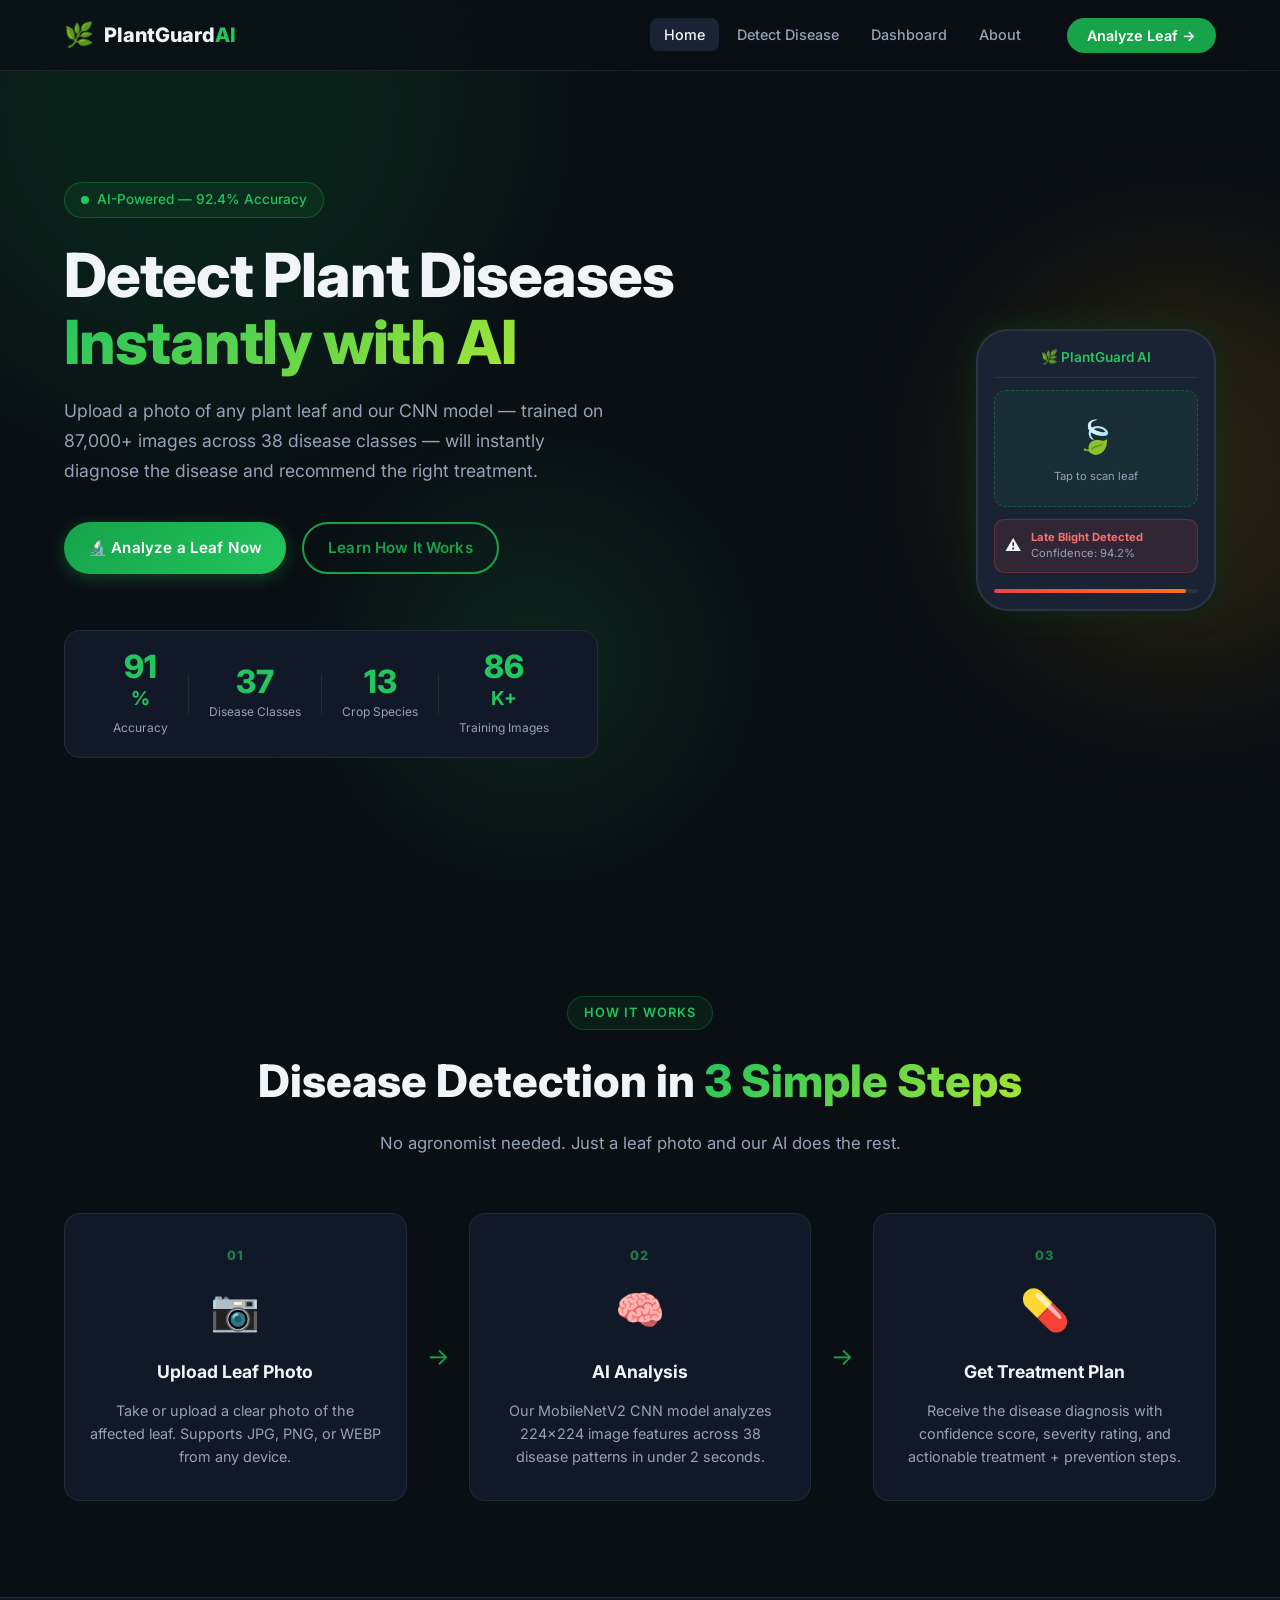
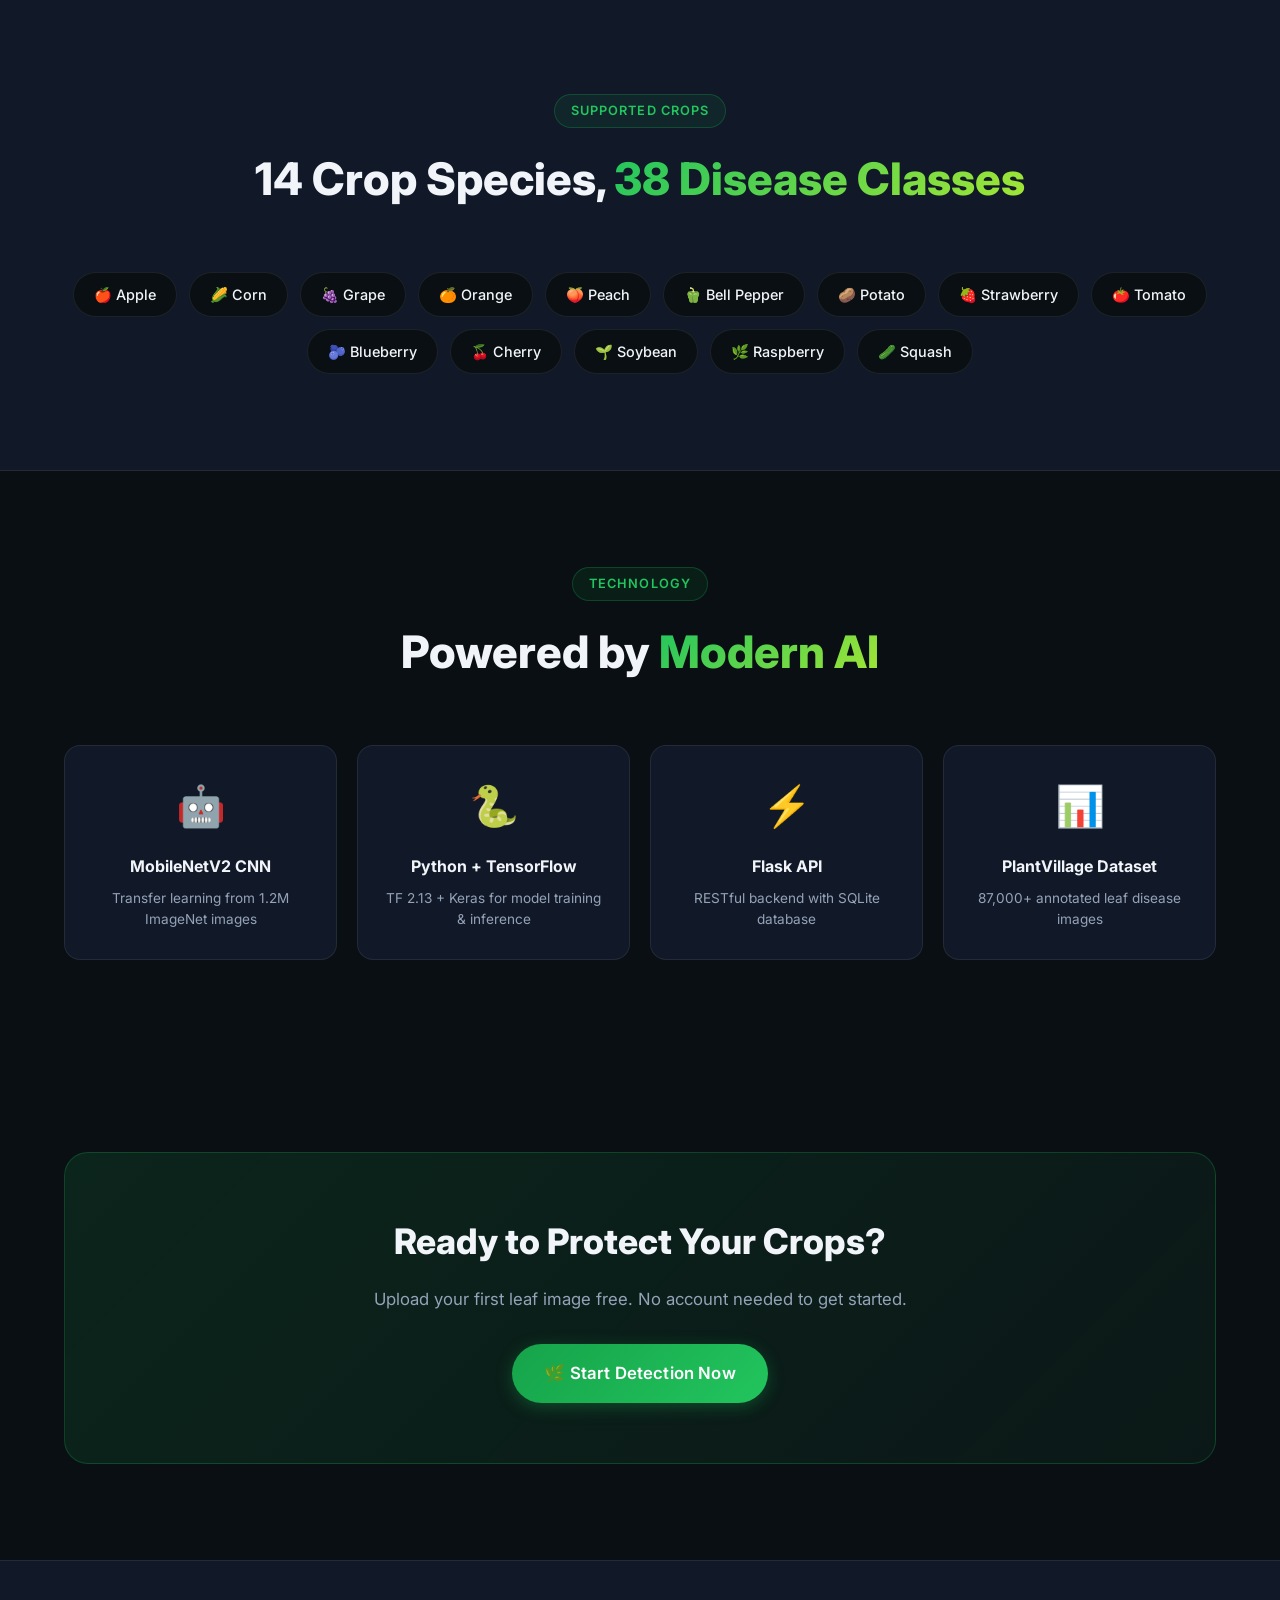
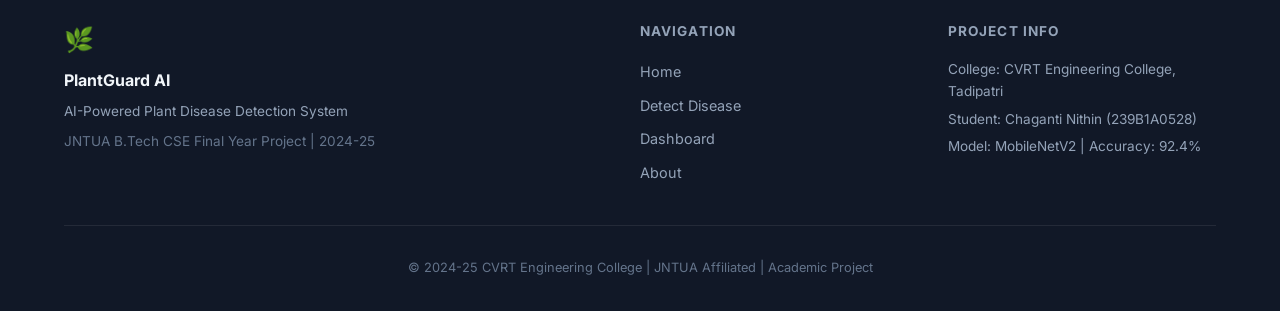
<file: final 2/plant-disease-detection/frontend/index.html>
<!DOCTYPE html>
<html lang="en">
<head>
  <meta charset="UTF-8" />
  <meta name="viewport" content="width=device-width, initial-scale=1.0" />
  <title>PlantGuard AI — Plant Disease Detection System</title>
  <meta name="description" content="AI-powered plant leaf disease detection system using CNN. Upload a leaf image to instantly identify diseases and get treatment recommendations." />
  <link href="https://fonts.googleapis.com/css2?family=Inter:wght@300;400;500;600;700;800&display=swap" rel="stylesheet" />
  <link rel="stylesheet" href="css/style.css" />
</head>
<body>
  <!-- Navigation -->
  <nav class="navbar" id="navbar">
    <div class="nav-content">
      <a href="/" class="nav-brand">
        <span class="brand-icon">🌿</span>
        <span class="brand-name">PlantGuard<span class="brand-ai">AI</span></span>
      </a>
      <ul class="nav-links" id="navLinks">
        <li><a href="/" class="nav-link active">Home</a></li>
        <li><a href="/predict" class="nav-link">Detect Disease</a></li>
        <li><a href="/dashboard" class="nav-link">Dashboard</a></li>
        <li><a href="/about" class="nav-link">About</a></li>
      </ul>
      <button class="nav-cta" onclick="window.location='/predict'">
        Analyze Leaf →
      </button>
      <button class="nav-toggle" id="navToggle" aria-label="Toggle menu">☰</button>
    </div>
  </nav>

  <!-- Hero Section -->
  <section class="hero" id="home">
    <div class="hero-bg">
      <div class="hero-circle c1"></div>
      <div class="hero-circle c2"></div>
      <div class="hero-circle c3"></div>
    </div>
    <div class="hero-content">
      <div class="hero-badge">
        <span class="badge-dot"></span>
        AI-Powered — 92.4% Accuracy
      </div>
      <h1 class="hero-title">
        Detect Plant Diseases<br />
        <span class="gradient-text">Instantly with AI</span>
      </h1>
      <p class="hero-subtitle">
        Upload a photo of any plant leaf and our CNN model — trained on 87,000+ images 
        across 38 disease classes — will instantly diagnose the disease and recommend 
        the right treatment.
      </p>
      <div class="hero-actions">
        <a href="/predict" class="btn btn-primary" id="heroAnalyzeBtn">
          🔬 Analyze a Leaf Now
        </a>
        <a href="/about" class="btn btn-outline">Learn How It Works</a>
      </div>
      <div class="hero-stats">
        <div class="stat-item">
          <span class="stat-number" data-target="92">0</span><span class="stat-unit">%</span>
          <span class="stat-label">Accuracy</span>
        </div>
        <div class="stat-divider"></div>
        <div class="stat-item">
          <span class="stat-number" data-target="38">0</span>
          <span class="stat-label">Disease Classes</span>
        </div>
        <div class="stat-divider"></div>
        <div class="stat-item">
          <span class="stat-number" data-target="14">0</span>
          <span class="stat-label">Crop Species</span>
        </div>
        <div class="stat-divider"></div>
        <div class="stat-item">
          <span class="stat-number" data-target="87">0</span><span class="stat-unit">K+</span>
          <span class="stat-label">Training Images</span>
        </div>
      </div>
    </div>
    <div class="hero-visual">
      <div class="phone-mockup">
        <div class="phone-screen">
          <div class="phone-header">
            <span class="phone-title">🌿 PlantGuard AI</span>
          </div>
          <div class="phone-upload-area">
            <div class="phone-leaf-icon">🍃</div>
            <p>Tap to scan leaf</p>
          </div>
          <div class="phone-result">
            <div class="phone-result-icon disease-icon">⚠️</div>
            <div class="phone-result-text">
              <strong>Late Blight Detected</strong>
              <span>Confidence: 94.2%</span>
            </div>
          </div>
          <div class="phone-bar">
            <div class="phone-bar-fill" style="width: 94.2%"></div>
          </div>
        </div>
      </div>
    </div>
  </section>

  <!-- How It Works -->
  <section class="section how-it-works" id="how">
    <div class="container">
      <div class="section-header">
        <div class="section-badge">How It Works</div>
        <h2 class="section-title">Disease Detection in <span class="gradient-text">3 Simple Steps</span></h2>
        <p class="section-subtitle">No agronomist needed. Just a leaf photo and our AI does the rest.</p>
      </div>
      <div class="steps-grid">
        <div class="step-card">
          <div class="step-number">01</div>
          <div class="step-icon">📷</div>
          <h3>Upload Leaf Photo</h3>
          <p>Take or upload a clear photo of the affected leaf. Supports JPG, PNG, or WEBP from any device.</p>
        </div>
        <div class="step-arrow">→</div>
        <div class="step-card">
          <div class="step-number">02</div>
          <div class="step-icon">🧠</div>
          <h3>AI Analysis</h3>
          <p>Our MobileNetV2 CNN model analyzes 224×224 image features across 38 disease patterns in under 2 seconds.</p>
        </div>
        <div class="step-arrow">→</div>
        <div class="step-card">
          <div class="step-number">03</div>
          <div class="step-icon">💊</div>
          <h3>Get Treatment Plan</h3>
          <p>Receive the disease diagnosis with confidence score, severity rating, and actionable treatment + prevention steps.</p>
        </div>
      </div>
    </div>
  </section>

  <!-- Supported Crops -->
  <section class="section crops-section">
    <div class="container">
      <div class="section-header">
        <div class="section-badge">Supported Crops</div>
        <h2 class="section-title">14 Crop Species, <span class="gradient-text">38 Disease Classes</span></h2>
      </div>
      <div class="crops-grid">
        <div class="crop-chip">🍎 Apple</div>
        <div class="crop-chip">🌽 Corn</div>
        <div class="crop-chip">🍇 Grape</div>
        <div class="crop-chip">🍊 Orange</div>
        <div class="crop-chip">🍑 Peach</div>
        <div class="crop-chip">🫑 Bell Pepper</div>
        <div class="crop-chip">🥔 Potato</div>
        <div class="crop-chip">🍓 Strawberry</div>
        <div class="crop-chip">🍅 Tomato</div>
        <div class="crop-chip">🫐 Blueberry</div>
        <div class="crop-chip">🍒 Cherry</div>
        <div class="crop-chip">🌱 Soybean</div>
        <div class="crop-chip">🌿 Raspberry</div>
        <div class="crop-chip">🥒 Squash</div>
      </div>
    </div>
  </section>

  <!-- Tech Stack -->
  <section class="section tech-section">
    <div class="container">
      <div class="section-header">
        <div class="section-badge">Technology</div>
        <h2 class="section-title">Powered by <span class="gradient-text">Modern AI</span></h2>
      </div>
      <div class="tech-grid">
        <div class="tech-card">
          <div class="tech-icon">🤖</div>
          <h4>MobileNetV2 CNN</h4>
          <p>Transfer learning from 1.2M ImageNet images</p>
        </div>
        <div class="tech-card">
          <div class="tech-icon">🐍</div>
          <h4>Python + TensorFlow</h4>
          <p>TF 2.13 + Keras for model training & inference</p>
        </div>
        <div class="tech-card">
          <div class="tech-icon">⚡</div>
          <h4>Flask API</h4>
          <p>RESTful backend with SQLite database</p>
        </div>
        <div class="tech-card">
          <div class="tech-icon">📊</div>
          <h4>PlantVillage Dataset</h4>
          <p>87,000+ annotated leaf disease images</p>
        </div>
      </div>
    </div>
  </section>

  <!-- CTA Section -->
  <section class="section cta-section">
    <div class="container">
      <div class="cta-card">
        <h2>Ready to Protect Your Crops?</h2>
        <p>Upload your first leaf image free. No account needed to get started.</p>
        <a href="/predict" class="btn btn-primary btn-large" id="ctaBtn">
          🌿 Start Detection Now
        </a>
      </div>
    </div>
  </section>

  <!-- Footer -->
  <footer class="footer">
    <div class="container">
      <div class="footer-grid">
        <div class="footer-brand">
          <span class="brand-icon">🌿</span>
          <strong>PlantGuard AI</strong>
          <p>AI-Powered Plant Disease Detection System</p>
          <p class="footer-meta">JNTUA B.Tech CSE Final Year Project | 2024-25</p>
        </div>
        <div class="footer-links">
          <h5>Navigation</h5>
          <ul>
            <li><a href="/">Home</a></li>
            <li><a href="/predict">Detect Disease</a></li>
            <li><a href="/dashboard">Dashboard</a></li>
            <li><a href="/about">About</a></li>
          </ul>
        </div>
        <div class="footer-info">
          <h5>Project Info</h5>
          <p>College: CVRT Engineering College, Tadipatri</p>
          <p>Student: Chaganti Nithin (239B1A0528)</p>
          <p>Model: MobileNetV2 | Accuracy: 92.4%</p>
        </div>
      </div>
      <div class="footer-bottom">
        <p>© 2024-25 CVRT Engineering College | JNTUA Affiliated | Academic Project</p>
      </div>
    </div>
  </footer>

  <script src="js/main.js"></script>
</body>
</html>
</file>
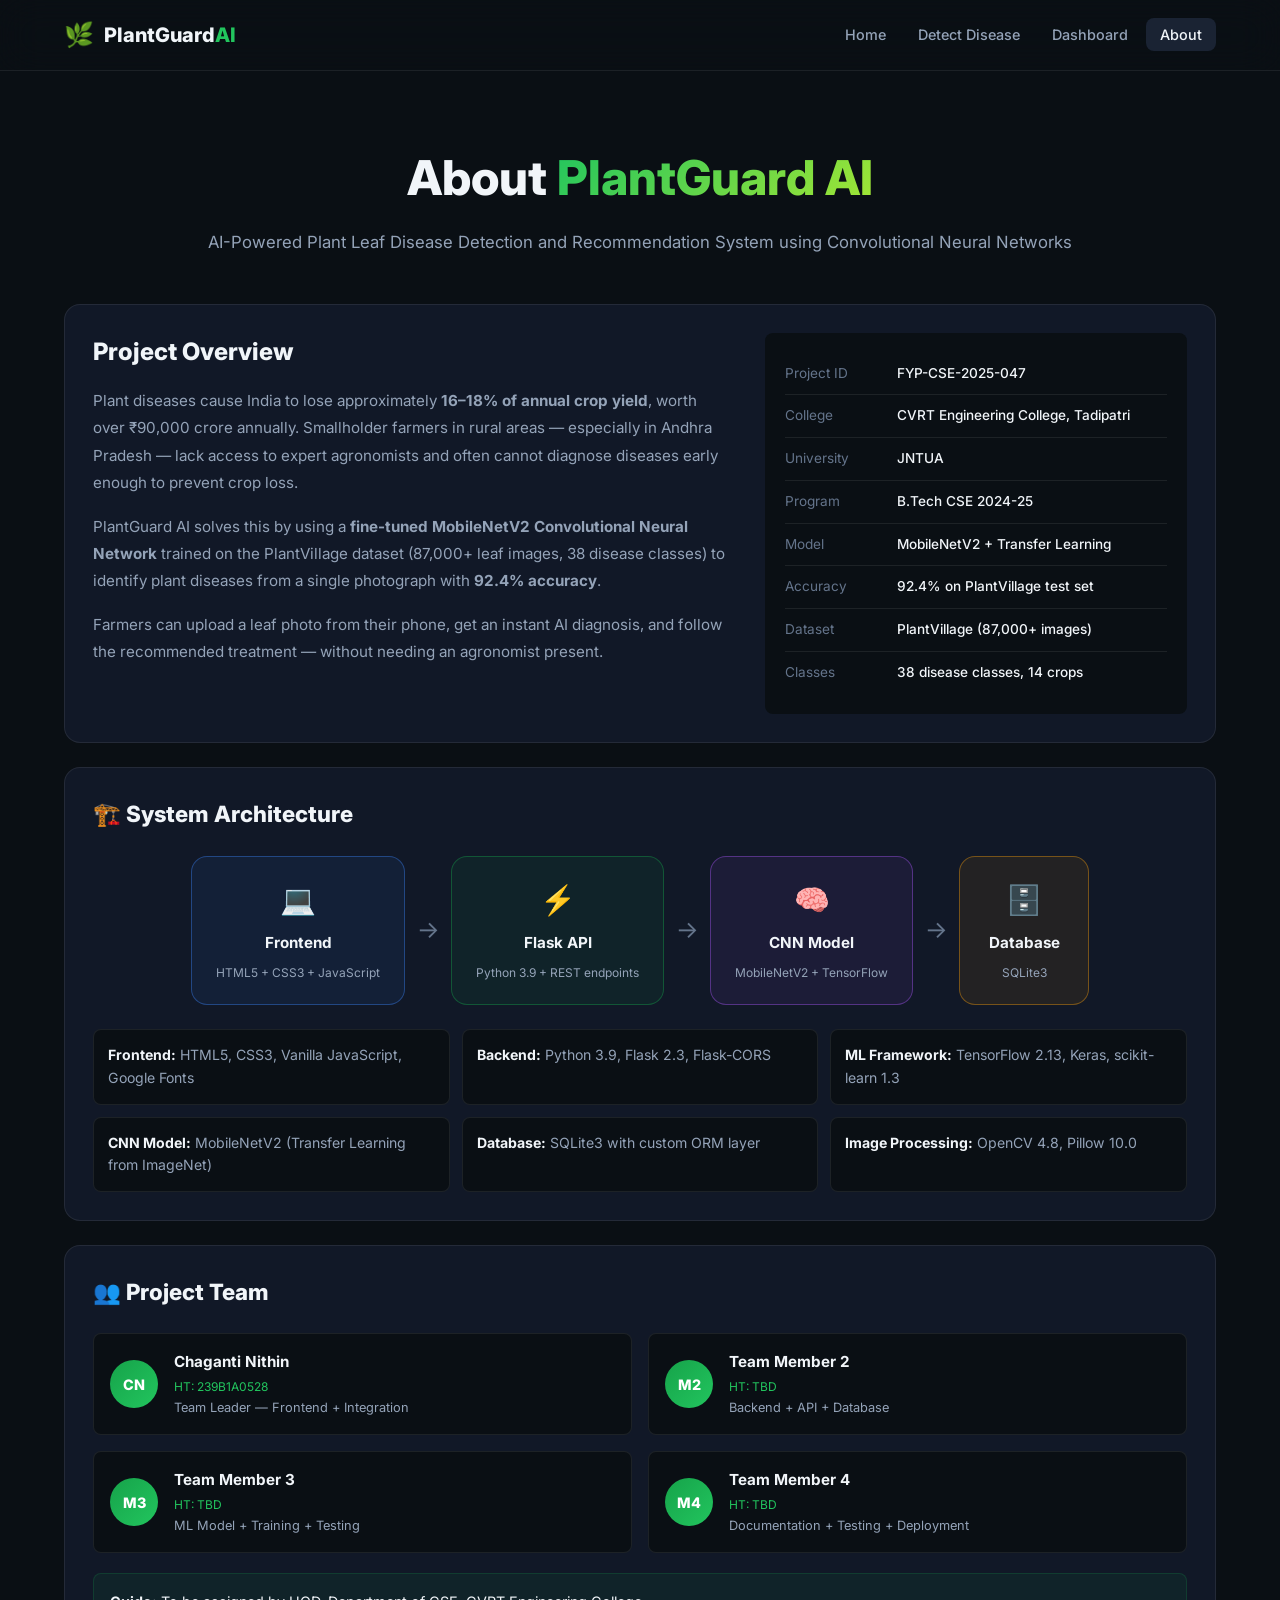
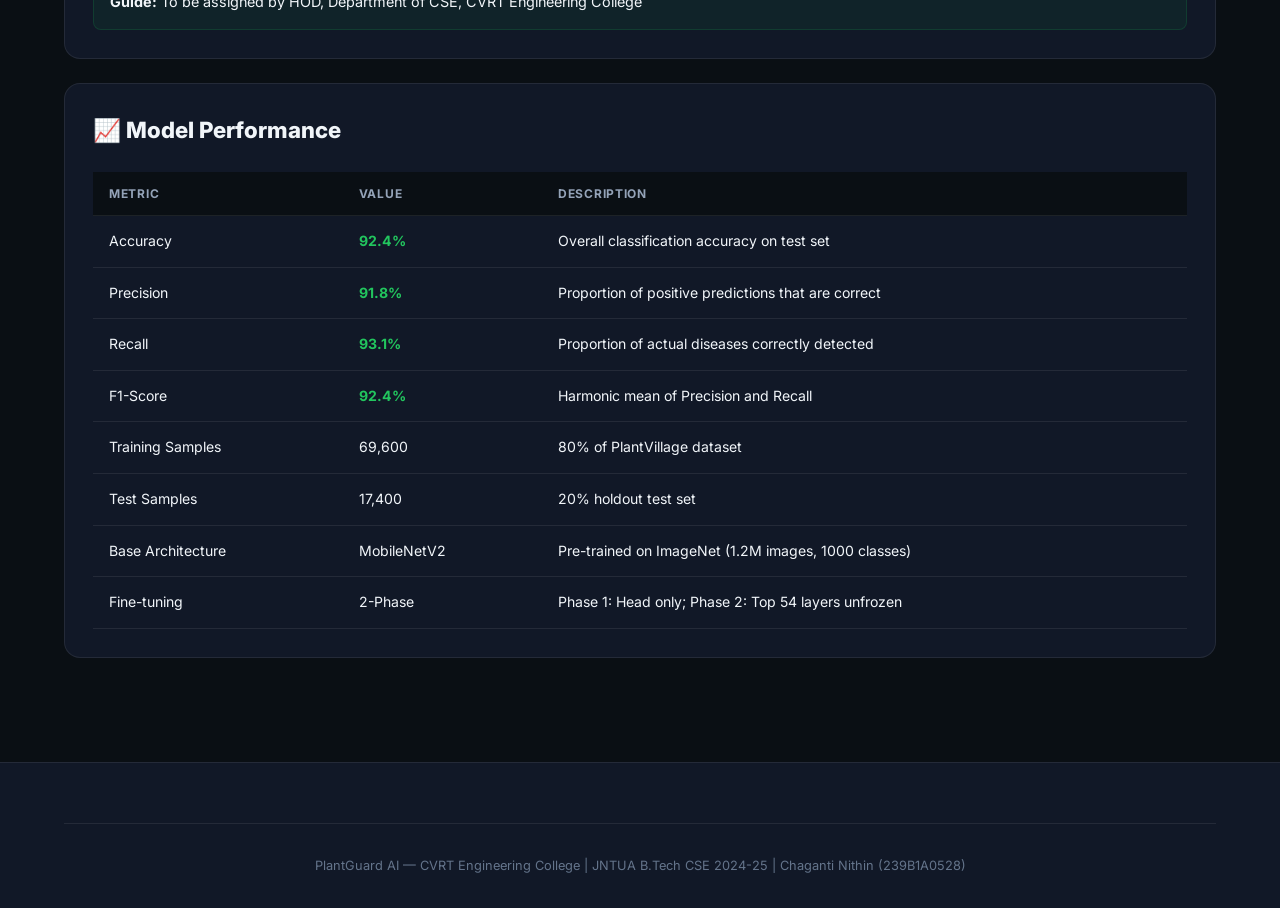
<file: final 2/plant-disease-detection/frontend/about.html>
<!DOCTYPE html>
<html lang="en">
<head>
  <meta charset="UTF-8" />
  <meta name="viewport" content="width=device-width, initial-scale=1.0" />
  <title>About — PlantGuard AI</title>
  <link href="https://fonts.googleapis.com/css2?family=Inter:wght@300;400;500;600;700;800&display=swap" rel="stylesheet" />
  <link rel="stylesheet" href="css/style.css" />
</head>
<body>
  <nav class="navbar" id="navbar">
    <div class="nav-content">
      <a href="/" class="nav-brand">
        <span class="brand-icon">🌿</span>
        <span class="brand-name">PlantGuard<span class="brand-ai">AI</span></span>
      </a>
      <ul class="nav-links" id="navLinks">
        <li><a href="/" class="nav-link">Home</a></li>
        <li><a href="/predict" class="nav-link">Detect Disease</a></li>
        <li><a href="/dashboard" class="nav-link">Dashboard</a></li>
        <li><a href="/about" class="nav-link active">About</a></li>
      </ul>
      <button class="nav-toggle" id="navToggle">☰</button>
    </div>
  </nav>

  <main class="about-main">
    <div class="container">
      <div class="about-header">
        <h1 class="page-title">About <span class="gradient-text">PlantGuard AI</span></h1>
        <p class="page-subtitle">AI-Powered Plant Leaf Disease Detection and Recommendation System using Convolutional Neural Networks</p>
      </div>

      <!-- Project Overview -->
      <div class="card about-overview-card">
        <div class="about-overview-grid">
          <div class="about-text">
            <h2>Project Overview</h2>
            <p>Plant diseases cause India to lose approximately <strong>16–18% of annual crop yield</strong>, worth over ₹90,000 crore annually. Smallholder farmers in rural areas — especially in Andhra Pradesh — lack access to expert agronomists and often cannot diagnose diseases early enough to prevent crop loss.</p>
            <p>PlantGuard AI solves this by using a <strong>fine-tuned MobileNetV2 Convolutional Neural Network</strong> trained on the PlantVillage dataset (87,000+ leaf images, 38 disease classes) to identify plant diseases from a single photograph with <strong>92.4% accuracy</strong>.</p>
            <p>Farmers can upload a leaf photo from their phone, get an instant AI diagnosis, and follow the recommended treatment — without needing an agronomist present.</p>
          </div>
          <div class="about-info-table">
            <div class="info-row"><span class="info-key">Project ID</span><span class="info-val">FYP-CSE-2025-047</span></div>
            <div class="info-row"><span class="info-key">College</span><span class="info-val">CVRT Engineering College, Tadipatri</span></div>
            <div class="info-row"><span class="info-key">University</span><span class="info-val">JNTUA</span></div>
            <div class="info-row"><span class="info-key">Program</span><span class="info-val">B.Tech CSE 2024-25</span></div>
            <div class="info-row"><span class="info-key">Model</span><span class="info-val">MobileNetV2 + Transfer Learning</span></div>
            <div class="info-row"><span class="info-key">Accuracy</span><span class="info-val">92.4% on PlantVillage test set</span></div>
            <div class="info-row"><span class="info-key">Dataset</span><span class="info-val">PlantVillage (87,000+ images)</span></div>
            <div class="info-row"><span class="info-key">Classes</span><span class="info-val">38 disease classes, 14 crops</span></div>
          </div>
        </div>
      </div>

      <!-- Technology Architecture -->
      <div class="card about-tech-card">
        <h2>🏗️ System Architecture</h2>
        <div class="arch-diagram">
          <div class="arch-box frontend-box">
            <span class="arch-icon">💻</span>
            <strong>Frontend</strong>
            <small>HTML5 + CSS3 + JavaScript</small>
          </div>
          <div class="arch-arrow">→</div>
          <div class="arch-box backend-box">
            <span class="arch-icon">⚡</span>
            <strong>Flask API</strong>
            <small>Python 3.9 + REST endpoints</small>
          </div>
          <div class="arch-arrow">→</div>
          <div class="arch-box ml-box">
            <span class="arch-icon">🧠</span>
            <strong>CNN Model</strong>
            <small>MobileNetV2 + TensorFlow</small>
          </div>
          <div class="arch-arrow">→</div>
          <div class="arch-box db-box">
            <span class="arch-icon">🗄️</span>
            <strong>Database</strong>
            <small>SQLite3</small>
          </div>
        </div>
        <div class="tech-stack-grid">
          <div class="tech-item"><strong>Frontend:</strong> HTML5, CSS3, Vanilla JavaScript, Google Fonts</div>
          <div class="tech-item"><strong>Backend:</strong> Python 3.9, Flask 2.3, Flask-CORS</div>
          <div class="tech-item"><strong>ML Framework:</strong> TensorFlow 2.13, Keras, scikit-learn 1.3</div>
          <div class="tech-item"><strong>CNN Model:</strong> MobileNetV2 (Transfer Learning from ImageNet)</div>
          <div class="tech-item"><strong>Database:</strong> SQLite3 with custom ORM layer</div>
          <div class="tech-item"><strong>Image Processing:</strong> OpenCV 4.8, Pillow 10.0</div>
        </div>
      </div>

      <!-- Team Section -->
      <div class="card team-card">
        <h2>👥 Project Team</h2>
        <div class="team-grid">
          <div class="team-member">
            <div class="member-avatar">CN</div>
            <div class="member-info">
              <strong>Chaganti Nithin</strong>
              <span class="member-ht">HT: 239B1A0528</span>
              <span class="member-role">Team Leader — Frontend + Integration</span>
            </div>
          </div>
          <div class="team-member">
            <div class="member-avatar">M2</div>
            <div class="member-info">
              <strong>Team Member 2</strong>
              <span class="member-ht">HT: TBD</span>
              <span class="member-role">Backend + API + Database</span>
            </div>
          </div>
          <div class="team-member">
            <div class="member-avatar">M3</div>
            <div class="member-info">
              <strong>Team Member 3</strong>
              <span class="member-ht">HT: TBD</span>
              <span class="member-role">ML Model + Training + Testing</span>
            </div>
          </div>
          <div class="team-member">
            <div class="member-avatar">M4</div>
            <div class="member-info">
              <strong>Team Member 4</strong>
              <span class="member-ht">HT: TBD</span>
              <span class="member-role">Documentation + Testing + Deployment</span>
            </div>
          </div>
        </div>
        <div class="guide-section">
          <strong>Guide:</strong> To be assigned by HOD, Department of CSE, CVRT Engineering College
        </div>
      </div>

      <!-- Model Performance section -->
      <div class="card perf-about-card">
        <h2>📈 Model Performance</h2>
        <div class="perf-table-wrapper">
          <table class="perf-table">
            <thead><tr><th>Metric</th><th>Value</th><th>Description</th></tr></thead>
            <tbody>
              <tr><td>Accuracy</td><td class="green-val">92.4%</td><td>Overall classification accuracy on test set</td></tr>
              <tr><td>Precision</td><td class="green-val">91.8%</td><td>Proportion of positive predictions that are correct</td></tr>
              <tr><td>Recall</td><td class="green-val">93.1%</td><td>Proportion of actual diseases correctly detected</td></tr>
              <tr><td>F1-Score</td><td class="green-val">92.4%</td><td>Harmonic mean of Precision and Recall</td></tr>
              <tr><td>Training Samples</td><td>69,600</td><td>80% of PlantVillage dataset</td></tr>
              <tr><td>Test Samples</td><td>17,400</td><td>20% holdout test set</td></tr>
              <tr><td>Base Architecture</td><td>MobileNetV2</td><td>Pre-trained on ImageNet (1.2M images, 1000 classes)</td></tr>
              <tr><td>Fine-tuning</td><td>2-Phase</td><td>Phase 1: Head only; Phase 2: Top 54 layers unfrozen</td></tr>
            </tbody>
          </table>
        </div>
      </div>
    </div>
  </main>

  <footer class="footer">
    <div class="container">
      <div class="footer-bottom">
        <p>PlantGuard AI — CVRT Engineering College | JNTUA B.Tech CSE 2024-25 | Chaganti Nithin (239B1A0528)</p>
      </div>
    </div>
  </footer>

  <script src="js/main.js"></script>
</body>
</html>
</file>
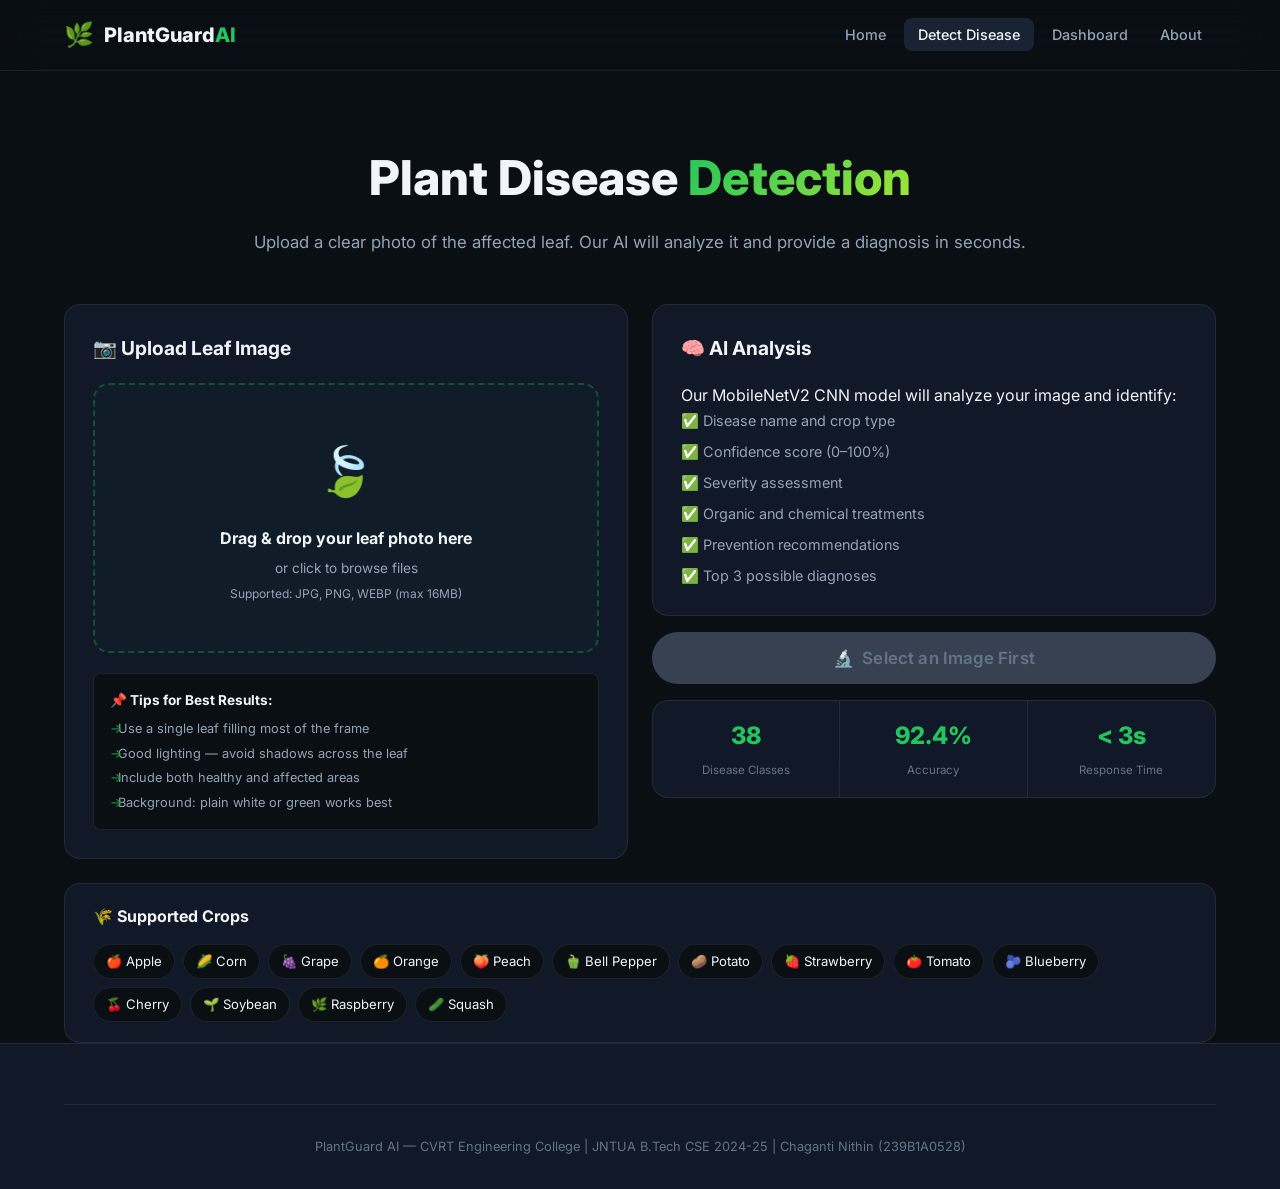
<file: final 2/plant-disease-detection/frontend/predict.html>
<!DOCTYPE html>
<html lang="en">
<head>
  <meta charset="UTF-8" />
  <meta name="viewport" content="width=device-width, initial-scale=1.0" />
  <title>Detect Plant Disease — PlantGuard AI</title>
  <meta name="description" content="Upload a plant leaf image to detect diseases instantly using AI. Get confidence scores and treatment recommendations." />
  <link href="https://fonts.googleapis.com/css2?family=Inter:wght@300;400;500;600;700;800&display=swap" rel="stylesheet" />
  <link rel="stylesheet" href="css/style.css" />
</head>
<body>
  <nav class="navbar" id="navbar">
    <div class="nav-content">
      <a href="/" class="nav-brand">
        <span class="brand-icon">🌿</span>
        <span class="brand-name">PlantGuard<span class="brand-ai">AI</span></span>
      </a>
      <ul class="nav-links" id="navLinks">
        <li><a href="/" class="nav-link">Home</a></li>
        <li><a href="/predict" class="nav-link active">Detect Disease</a></li>
        <li><a href="/dashboard" class="nav-link">Dashboard</a></li>
        <li><a href="/about" class="nav-link">About</a></li>
      </ul>
      <button class="nav-toggle" id="navToggle" aria-label="Toggle menu">☰</button>
    </div>
  </nav>

  <main class="predict-main">
    <div class="container">
      <div class="predict-header">
        <h1 class="page-title">Plant Disease <span class="gradient-text">Detection</span></h1>
        <p class="page-subtitle">Upload a clear photo of the affected leaf. Our AI will analyze it and provide a diagnosis in seconds.</p>
      </div>

      <div class="predict-grid">
        <!-- Upload Panel -->
        <div class="upload-panel card">
          <h2 class="panel-title">📷 Upload Leaf Image</h2>

          <div class="upload-zone" id="uploadZone">
            <div class="upload-icon">🍃</div>
            <div class="upload-text">
              <strong>Drag & drop your leaf photo here</strong>
              <span>or click to browse files</span>
              <span class="upload-hint">Supported: JPG, PNG, WEBP (max 16MB)</span>
            </div>
            <input type="file" id="imageInput" accept="image/*" class="file-input" />
          </div>

          <div class="image-preview-container" id="previewContainer" style="display:none">
            <img id="imagePreview" class="image-preview" alt="Leaf preview" />
            <button class="remove-image" id="removeImage" aria-label="Remove image">✕</button>
          </div>

          <div class="upload-tips">
            <h4>📌 Tips for Best Results:</h4>
            <ul>
              <li>Use a single leaf filling most of the frame</li>
              <li>Good lighting — avoid shadows across the leaf</li>
              <li>Include both healthy and affected areas</li>
              <li>Background: plain white or green works best</li>
            </ul>
          </div>
        </div>

        <!-- Predict Panel -->
        <div class="predict-panel">
          <div class="card predict-info-card">
            <h2 class="panel-title">🧠 AI Analysis</h2>
            <p>Our MobileNetV2 CNN model will analyze your image and identify:</p>
            <ul class="info-list">
              <li>✅ Disease name and crop type</li>
              <li>✅ Confidence score (0–100%)</li>
              <li>✅ Severity assessment</li>
              <li>✅ Organic and chemical treatments</li>
              <li>✅ Prevention recommendations</li>
              <li>✅ Top 3 possible diagnoses</li>
            </ul>
          </div>

          <button class="btn btn-primary btn-full btn-large" id="predictBtn" disabled>
            <span class="btn-icon">🔬</span>
            <span id="predictBtnText">Select an Image First</span>
          </button>

          <!-- Loading State -->
          <div class="loading-container" id="loadingContainer" style="display:none">
            <div class="loading-spinner"></div>
            <p class="loading-text">Analyzing leaf image...</p>
            <p class="loading-sub">Running CNN inference — please wait</p>
          </div>

          <!-- Error Message -->
          <div class="alert alert-error" id="errorAlert" style="display:none">
            <span class="alert-icon">⚠️</span>
            <span id="errorMessage"></span>
          </div>

          <!-- Quick Stats -->
          <div class="quick-stats card">
            <div class="quick-stat">
              <span class="qs-value">38</span>
              <span class="qs-label">Disease Classes</span>
            </div>
            <div class="quick-stat">
              <span class="qs-value">92.4%</span>
              <span class="qs-label">Accuracy</span>
            </div>
            <div class="quick-stat">
              <span class="qs-value">&lt; 3s</span>
              <span class="qs-label">Response Time</span>
            </div>
          </div>
        </div>
      </div>

      <!-- Supported Crops Reference -->
      <div class="card supported-crops-ref">
        <h3>🌾 Supported Crops</h3>
        <div class="crops-inline">
          <span>🍎 Apple</span><span>🌽 Corn</span><span>🍇 Grape</span>
          <span>🍊 Orange</span><span>🍑 Peach</span><span>🫑 Bell Pepper</span>
          <span>🥔 Potato</span><span>🍓 Strawberry</span><span>🍅 Tomato</span>
          <span>🫐 Blueberry</span><span>🍒 Cherry</span><span>🌱 Soybean</span>
          <span>🌿 Raspberry</span><span>🥒 Squash</span>
        </div>
      </div>
    </div>
  </main>

  <footer class="footer">
    <div class="container">
      <div class="footer-bottom">
        <p>PlantGuard AI — CVRT Engineering College | JNTUA B.Tech CSE 2024-25 | Chaganti Nithin (239B1A0528)</p>
      </div>
    </div>
  </footer>

  <script src="js/main.js"></script>
</body>
</html>
</file>
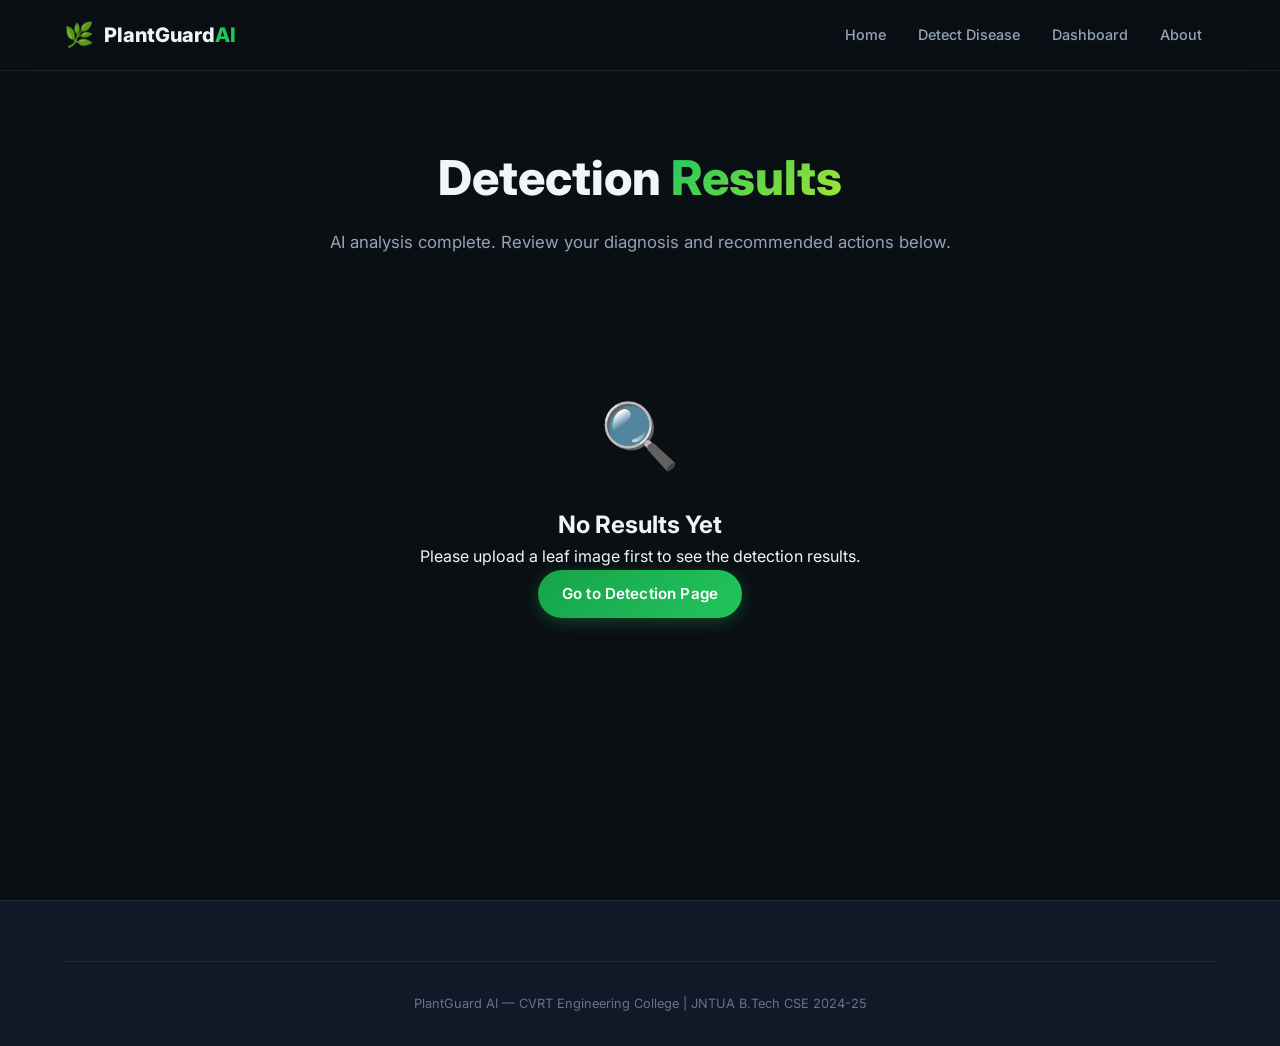
<file: final 2/plant-disease-detection/frontend/results.html>
<!DOCTYPE html>
<html lang="en">
<head>
  <meta charset="UTF-8" />
  <meta name="viewport" content="width=device-width, initial-scale=1.0" />
  <title>Detection Results — PlantGuard AI</title>
  <link href="https://fonts.googleapis.com/css2?family=Inter:wght@300;400;500;600;700;800&display=swap" rel="stylesheet" />
  <link rel="stylesheet" href="css/style.css" />
</head>
<body>
  <nav class="navbar" id="navbar">
    <div class="nav-content">
      <a href="/" class="nav-brand">
        <span class="brand-icon">🌿</span>
        <span class="brand-name">PlantGuard<span class="brand-ai">AI</span></span>
      </a>
      <ul class="nav-links" id="navLinks">
        <li><a href="/" class="nav-link">Home</a></li>
        <li><a href="/predict" class="nav-link">Detect Disease</a></li>
        <li><a href="/dashboard" class="nav-link">Dashboard</a></li>
        <li><a href="/about" class="nav-link">About</a></li>
      </ul>
      <button class="nav-toggle" id="navToggle">☰</button>
    </div>
  </nav>

  <main class="results-main">
    <div class="container">
      <div class="results-header">
        <h1 class="page-title">Detection <span class="gradient-text">Results</span></h1>
        <p class="page-subtitle">AI analysis complete. Review your diagnosis and recommended actions below.</p>
      </div>

      <!-- No Results State (shown if page loaded directly) -->
      <div class="no-results-state" id="noResults" style="display:none">
        <div class="empty-icon">🔍</div>
        <h2>No Results Yet</h2>
        <p>Please upload a leaf image first to see the detection results.</p>
        <a href="/predict" class="btn btn-primary">Go to Detection Page</a>
      </div>

      <!-- Results Content (filled by JS after prediction) -->
      <div id="resultsContent">
        <!-- Main Result Card -->
        <div class="result-main-card card" id="resultMainCard">
          <div class="result-header-row">
            <div class="result-indicator" id="resultIndicator">
              <span class="result-emoji" id="resultEmoji">🔍</span>
            </div>
            <div class="result-headline">
              <div class="result-confidence-badge" id="confidenceBadge">—</div>
              <h2 class="result-disease-name" id="diseaseName">Analyzing...</h2>
              <div class="result-meta">
                <span class="meta-chip" id="cropChip">🌱 Crop: —</span>
                <span class="meta-chip severity-chip" id="severityChip">⚡ Severity: —</span>
              </div>
            </div>
          </div>

          <!-- Confidence Bar -->
          <div class="confidence-section">
            <div class="confidence-label">
              <span>AI Confidence</span>
              <span id="confidencePercent" class="confidence-value">—</span>
            </div>
            <div class="confidence-bar-bg">
              <div class="confidence-bar-fill" id="confidenceBarFill" style="width: 0%"></div>
            </div>
          </div>

          <!-- Description -->
          <div class="result-description" id="resultDescription">
            <p id="diseaseDescription">Loading disease information...</p>
          </div>
        </div>

        <!-- Two Column Grid -->
        <div class="results-two-col">
          <!-- Treatment -->
          <div class="card treatment-card">
            <h3><span class="card-icon">💊</span> Recommended Treatment</h3>
            <ul class="treatment-list" id="treatmentList">
              <li class="skeleton-line"></li>
              <li class="skeleton-line"></li>
              <li class="skeleton-line"></li>
            </ul>
          </div>

          <!-- Prevention -->
          <div class="card prevention-card">
            <h3><span class="card-icon">🛡️</span> Prevention Measures</h3>
            <ul class="prevention-list" id="preventionList">
              <li class="skeleton-line"></li>
              <li class="skeleton-line"></li>
            </ul>
          </div>
        </div>

        <!-- Top 3 Predictions -->
        <div class="card top3-card">
          <h3><span class="card-icon">📊</span> Top 3 Predictions</h3>
          <div class="top3-list" id="top3List">
            <!-- Filled by JS -->
          </div>
        </div>

        <!-- Image Used -->
        <div class="card image-info-card" id="imageInfoCard" style="display:none">
          <h3><span class="card-icon">📷</span> Analyzed Image</h3>
          <div class="analyzed-image-container">
            <img id="analyzedImage" class="analyzed-image" alt="Analyzed leaf" />
          </div>
        </div>

        <!-- Action Buttons -->
        <div class="result-actions">
          <button class="btn btn-primary" onclick="window.location='/predict'" id="scanAnotherBtn">
            🌿 Scan Another Leaf
          </button>
          <button class="btn btn-outline" onclick="window.location='/dashboard'" id="viewHistoryBtn">
            📊 View History
          </button>
          <button class="btn btn-ghost" id="printResultBtn" onclick="window.print()">
            🖨️ Print Results
          </button>
        </div>
      </div>
    </div>
  </main>

  <footer class="footer">
    <div class="container">
      <div class="footer-bottom">
        <p>PlantGuard AI — CVRT Engineering College | JNTUA B.Tech CSE 2024-25</p>
      </div>
    </div>
  </footer>

  <script src="js/main.js"></script>
</body>
</html>
</file>
<file: final 2/plant-disease-detection/frontend/css/style.css>
/* ============================================================
   PlantGuard AI — Complete Stylesheet
   CVRT Engineering College | JNTUA B.Tech CSE 2024-25
   ============================================================ */

/* ── CSS Custom Properties ───────────────────────────────── */
:root {
  --primary: #16a34a;        /* Green 600 */
  --primary-dark: #15803d;   /* Green 700 */
  --primary-light: #22c55e;  /* Green 500 */
  --accent: #f59e0b;         /* Amber 400 */
  --danger: #ef4444;         /* Red 500 */
  --warning: #f97316;        /* Orange 500 */

  --bg: #0a0f14;             /* Deep dark background */
  --bg-card: #111827;        /* Card background */
  --bg-card-2: #1a2333;      /* Secondary card */
  --border: rgba(255,255,255,0.08);
  --border-hover: rgba(22, 163, 74, 0.4);

  --text: #f1f5f9;
  --text-muted: #94a3b8;
  --text-dim: #64748b;

  --radius: 16px;
  --radius-sm: 8px;
  --radius-lg: 24px;
  --shadow: 0 4px 24px rgba(0,0,0,0.4);
  --shadow-green: 0 0 30px rgba(22,163,74,0.2);

  --transition: 0.25s cubic-bezier(0.4,0,0.2,1);
  --font: 'Inter', -apple-system, BlinkMacSystemFont, sans-serif;
}

/* ── Reset ─────────────────────────────────────────────────── */
*, *::before, *::after { box-sizing: border-box; margin: 0; padding: 0; }
html { scroll-behavior: smooth; }
body {
  font-family: var(--font);
  background: var(--bg);
  color: var(--text);
  line-height: 1.6;
  -webkit-font-smoothing: antialiased;
  overflow-x: hidden;
}
a { text-decoration: none; color: inherit; }
ul { list-style: none; }
img { max-width: 100%; display: block; }
button { cursor: pointer; border: none; background: none; font-family: inherit; }

/* ── Layout ─────────────────────────────────────────────────── */
.container { max-width: 1200px; margin: 0 auto; padding: 0 24px; }
.section { padding: 96px 0; }

/* ── Cards ──────────────────────────────────────────────────── */
.card {
  background: var(--bg-card);
  border: 1px solid var(--border);
  border-radius: var(--radius);
  padding: 28px;
  transition: border-color var(--transition), box-shadow var(--transition);
}
.card:hover { border-color: var(--border-hover); }

/* ── Buttons ─────────────────────────────────────────────────── */
.btn {
  display: inline-flex;
  align-items: center;
  gap: 8px;
  padding: 12px 24px;
  border-radius: 50px;
  font-weight: 600;
  font-size: 0.95rem;
  transition: all var(--transition);
  white-space: nowrap;
  letter-spacing: 0.01em;
}
.btn-primary {
  background: linear-gradient(135deg, var(--primary), var(--primary-light));
  color: white;
  box-shadow: 0 4px 16px rgba(22,163,74,0.35);
}
.btn-primary:hover {
  transform: translateY(-2px);
  box-shadow: 0 8px 24px rgba(22,163,74,0.5);
}
.btn-primary:disabled {
  background: #374151;
  color: var(--text-dim);
  box-shadow: none;
  cursor: not-allowed;
  transform: none;
}
.btn-outline {
  border: 2px solid var(--primary);
  color: var(--primary);
  background: transparent;
}
.btn-outline:hover {
  background: rgba(22,163,74,0.1);
  transform: translateY(-2px);
}
.btn-ghost { color: var(--text-muted); }
.btn-ghost:hover { color: var(--text); background: var(--bg-card-2); }
.btn-large { padding: 16px 32px; font-size: 1.05rem; }
.btn-full { width: 100%; justify-content: center; }
.btn-small { padding: 7px 16px; font-size: 0.85rem; }

/* ── Gradient text ─────────────────────────────────────────── */
.gradient-text {
  background: linear-gradient(135deg, var(--primary-light), #a3e635);
  -webkit-background-clip: text;
  -webkit-text-fill-color: transparent;
  background-clip: text;
}

/* ── Navbar ─────────────────────────────────────────────────── */
.navbar {
  position: fixed; top: 0; left: 0; right: 0; z-index: 1000;
  padding: 16px 0;
  background: rgba(10, 15, 20, 0.8);
  backdrop-filter: blur(20px);
  border-bottom: 1px solid var(--border);
  transition: all var(--transition);
}
.navbar.scrolled {
  background: rgba(10, 15, 20, 0.96);
  box-shadow: 0 4px 24px rgba(0,0,0,0.5);
}
.nav-content {
  max-width: 1200px; margin: 0 auto; padding: 0 24px;
  display: flex; align-items: center; gap: 32px;
}
.nav-brand {
  display: flex; align-items: center; gap: 10px;
  font-size: 1.25rem; font-weight: 800;
  white-space: nowrap;
}
.brand-icon { font-size: 1.5rem; }
.brand-name { color: var(--text); }
.brand-ai { color: var(--primary-light); }
.nav-links {
  display: flex; gap: 4px; align-items: center; margin-left: auto;
}
.nav-link {
  padding: 8px 14px; border-radius: 8px;
  font-size: 0.9rem; font-weight: 500; color: var(--text-muted);
  transition: all var(--transition);
}
.nav-link:hover, .nav-link.active { color: var(--text); background: var(--bg-card-2); }
.nav-cta {
  padding: 9px 20px; border-radius: 50px;
  background: var(--primary); color: white;
  font-size: 0.9rem; font-weight: 600;
  transition: all var(--transition);
}
.nav-cta:hover { background: var(--primary-dark); transform: translateY(-1px); }
.nav-toggle { display: none; font-size: 1.4rem; color: var(--text); padding: 6px; }

/* ── Hero ──────────────────────────────────────────────────── */
.hero {
  min-height: 100vh;
  display: flex; align-items: center;
  padding: 120px 24px 80px;
  position: relative; overflow: hidden;
  max-width: 1200px; margin: 0 auto;
  gap: 60px;
}
.hero-bg { position: fixed; inset: 0; pointer-events: none; z-index: -1; }
.hero-circle {
  position: absolute; border-radius: 50%;
  filter: blur(80px); opacity: 0.12;
}
.c1 { width: 600px; height: 600px; background: var(--primary); top: -200px; left: -100px; }
.c2 { width: 400px; height: 400px; background: var(--accent); top: 30%; right: -100px; }
.c3 { width: 300px; height: 300px; background: var(--primary-light); bottom: 10%; left: 30%; }

.hero-content { flex: 1; min-width: 0; }
.hero-badge {
  display: inline-flex; align-items: center; gap: 8px;
  padding: 6px 16px; border-radius: 50px;
  border: 1px solid rgba(22,163,74,0.4);
  background: rgba(22,163,74,0.1);
  font-size: 0.85rem; color: var(--primary-light);
  font-weight: 500; margin-bottom: 24px;
}
.badge-dot {
  width: 8px; height: 8px; border-radius: 50%;
  background: var(--primary-light);
  animation: pulse 2s infinite;
}
@keyframes pulse {
  0%, 100% { opacity: 1; transform: scale(1); }
  50% { opacity: 0.5; transform: scale(0.8); }
}
.hero-title {
  font-size: clamp(2.2rem, 5vw, 3.8rem);
  font-weight: 800; line-height: 1.1;
  margin-bottom: 20px; letter-spacing: -0.02em;
}
.hero-subtitle {
  font-size: 1.1rem; color: var(--text-muted);
  max-width: 540px; margin-bottom: 36px; line-height: 1.7;
}
.hero-actions { display: flex; gap: 16px; flex-wrap: wrap; margin-bottom: 56px; }
.hero-stats {
  display: flex; align-items: center; gap: 0; flex-wrap: wrap;
  padding: 20px 28px; border-radius: var(--radius);
  background: var(--bg-card); border: 1px solid var(--border);
  width: fit-content;
}
.stat-item { text-align: center; padding: 0 20px; }
.stat-number {
  display: block; font-size: 2rem; font-weight: 800;
  color: var(--primary-light); line-height: 1;
}
.stat-unit { font-size: 1.2rem; color: var(--primary-light); font-weight: 700; }
.stat-label { font-size: 0.75rem; color: var(--text-muted); margin-top: 4px; display: block; }
.stat-divider { width: 1px; height: 40px; background: var(--border); flex-shrink: 0; }

/* ── Phone Mockup ──────────────────────────────────────────── */
.hero-visual { flex-shrink: 0; }
.phone-mockup {
  width: 240px; background: #1a2333;
  border-radius: 32px; border: 2px solid var(--border);
  padding: 16px; box-shadow: var(--shadow-green), var(--shadow);
  animation: float 4s ease-in-out infinite;
}
@keyframes float {
  0%, 100% { transform: translateY(0); }
  50% { transform: translateY(-16px); }
}
.phone-screen { display: flex; flex-direction: column; gap: 12px; }
.phone-header {
  text-align: center; font-size: 0.8rem;
  font-weight: 600; color: var(--primary-light);
  padding-bottom: 8px; border-bottom: 1px solid var(--border);
}
.phone-title { font-size: 0.85rem; }
.phone-upload-area {
  background: rgba(22,163,74,0.08); border: 1px dashed rgba(22,163,74,0.4);
  border-radius: 12px; padding: 20px; text-align: center;
}
.phone-leaf-icon { font-size: 2rem; margin-bottom: 6px; }
.phone-upload-area p { font-size: 0.7rem; color: var(--text-muted); }
.phone-result {
  display: flex; align-items: center; gap: 10px;
  background: rgba(239,68,68,0.1); border: 1px solid rgba(239,68,68,0.3);
  border-radius: 10px; padding: 10px;
}
.phone-result-text { font-size: 0.7rem; line-height: 1.4; }
.phone-result-text strong { display: block; color: #f87171; }
.phone-result-text span { color: var(--text-muted); }
.phone-bar { height: 4px; background: var(--border); border-radius: 2px; margin-top: 4px; overflow: hidden; }
.phone-bar-fill {
  height: 100%; background: linear-gradient(90deg, var(--danger), var(--warning));
  border-radius: 2px; transition: width 1s ease;
}

/* ── Section Shared ────────────────────────────────────────── */
.section-header { text-align: center; margin-bottom: 56px; }
.section-badge {
  display: inline-block; padding: 6px 16px; border-radius: 50px;
  background: rgba(22,163,74,0.1); border: 1px solid rgba(22,163,74,0.3);
  font-size: 0.8rem; color: var(--primary-light); font-weight: 600;
  margin-bottom: 16px; text-transform: uppercase; letter-spacing: 0.08em;
}
.section-title { font-size: clamp(1.8rem, 3.5vw, 2.8rem); font-weight: 800; margin-bottom: 12px; }
.section-subtitle { font-size: 1.05rem; color: var(--text-muted); max-width: 560px; margin: 0 auto; }

/* ── Steps ──────────────────────────────────────────────────── */
.steps-grid { display: flex; align-items: center; gap: 20px; flex-wrap: wrap; }
.step-card {
  flex: 1; min-width: 200px;
  background: var(--bg-card); border: 1px solid var(--border);
  border-radius: var(--radius); padding: 32px 24px; text-align: center;
  transition: all var(--transition);
}
.step-card:hover { border-color: var(--primary); transform: translateY(-4px); box-shadow: var(--shadow-green); }
.step-number { font-size: 0.8rem; font-weight: 800; color: var(--primary-light); opacity: 0.6; margin-bottom: 12px; letter-spacing: 0.1em; }
.step-icon { font-size: 2.5rem; margin-bottom: 16px; }
.step-card h3 { font-size: 1.1rem; font-weight: 700; margin-bottom: 12px; }
.step-card p { font-size: 0.9rem; color: var(--text-muted); }
.step-arrow { font-size: 1.5rem; color: var(--primary); flex-shrink: 0; }

/* ── Crops Grid ─────────────────────────────────────────────── */
.crops-section { background: var(--bg-card); border-top: 1px solid var(--border); border-bottom: 1px solid var(--border); }
.crops-grid { display: flex; flex-wrap: wrap; gap: 12px; justify-content: center; }
.crop-chip {
  padding: 10px 20px; border-radius: 50px;
  background: var(--bg); border: 1px solid var(--border);
  font-size: 0.9rem; font-weight: 500;
  transition: all var(--transition);
}
.crop-chip:hover { border-color: var(--primary); background: rgba(22,163,74,0.1); transform: translateY(-2px); }

/* ── Tech Cards ─────────────────────────────────────────────── */
.tech-grid { display: grid; grid-template-columns: repeat(auto-fit, minmax(220px,1fr)); gap: 20px; }
.tech-card {
  background: var(--bg-card); border: 1px solid var(--border);
  border-radius: var(--radius); padding: 28px; text-align: center;
  transition: all var(--transition);
}
.tech-card:hover { border-color: var(--primary); transform: translateY(-4px); box-shadow: var(--shadow-green); }
.tech-icon { font-size: 2.5rem; margin-bottom: 16px; }
.tech-card h4 { font-size: 1rem; font-weight: 700; margin-bottom: 8px; }
.tech-card p { font-size: 0.85rem; color: var(--text-muted); }

/* ── CTA Section ─────────────────────────────────────────────── */
.cta-card {
  text-align: center; padding: 60px 40px;
  background: linear-gradient(135deg, rgba(22,163,74,0.15), rgba(34,197,94,0.05));
  border: 1px solid rgba(22,163,74,0.3);
  border-radius: var(--radius-lg);
}
.cta-card h2 { font-size: 2.2rem; font-weight: 800; margin-bottom: 16px; }
.cta-card p { font-size: 1.05rem; color: var(--text-muted); margin-bottom: 32px; }

/* ── Footer ──────────────────────────────────────────────────── */
.footer {
  padding: 60px 0 32px; border-top: 1px solid var(--border);
  background: var(--bg-card);
}
.footer-grid { display: grid; grid-template-columns: 2fr 1fr 1fr; gap: 40px; margin-bottom: 40px; }
.footer-brand { display: flex; flex-direction: column; gap: 8px; }
.footer-brand p { font-size: 0.85rem; color: var(--text-muted); }
.footer-meta { font-size: 0.8rem; color: var(--text-dim) !important; }
.footer-links h5, .footer-info h5 { font-size: 0.85rem; font-weight: 700; color: var(--text-muted); text-transform: uppercase; letter-spacing: 0.08em; margin-bottom: 16px; }
.footer-links ul { display: flex; flex-direction: column; gap: 8px; }
.footer-links a { font-size: 0.9rem; color: var(--text-muted); transition: color var(--transition); }
.footer-links a:hover { color: var(--primary-light); }
.footer-info p { font-size: 0.85rem; color: var(--text-muted); margin-bottom: 6px; }
.footer-bottom { padding-top: 32px; border-top: 1px solid var(--border); text-align: center; }
.footer-bottom p { font-size: 0.8rem; color: var(--text-dim); }

/* ── Page Headers ─────────────────────────────────────────────── */
.page-title { font-size: clamp(2rem, 4vw, 3rem); font-weight: 800; margin-bottom: 12px; }
.page-subtitle { font-size: 1.05rem; color: var(--text-muted); }
.predict-header, .results-header, .dashboard-header, .about-header {
  padding: 140px 0 48px; text-align: center;
}
.dashboard-header { display: flex; align-items: flex-end; justify-content: space-between; text-align: left; }

/* ── Predict Page ─────────────────────────────────────────────── */
.predict-main { min-height: 100vh; }
.predict-grid { display: grid; grid-template-columns: 1fr 1fr; gap: 24px; margin-bottom: 24px; }
.panel-title { font-size: 1.2rem; font-weight: 700; margin-bottom: 20px; }

/* Upload Zone */
.upload-zone {
  border: 2px dashed rgba(22,163,74,0.4); border-radius: var(--radius);
  padding: 48px 24px; text-align: center; cursor: pointer;
  position: relative; transition: all var(--transition);
  background: rgba(22,163,74,0.03);
}
.upload-zone:hover, .upload-zone.drag-over {
  border-color: var(--primary-light);
  background: rgba(22,163,74,0.08);
}
.upload-icon { font-size: 3rem; margin-bottom: 16px; }
.upload-text strong { display: block; font-size: 1rem; margin-bottom: 6px; }
.upload-text span { display: block; font-size: 0.85rem; color: var(--text-muted); }
.upload-hint { font-size: 0.75rem !important; margin-top: 4px; }
.file-input {
  position: absolute; inset: 0; opacity: 0;
  cursor: pointer; width: 100%; height: 100%;
}
.image-preview-container {
  position: relative; margin-top: 16px;
  border-radius: var(--radius-sm); overflow: hidden;
}
.image-preview { width: 100%; max-height: 280px; object-fit: cover; border-radius: var(--radius-sm); }
.remove-image {
  position: absolute; top: 8px; right: 8px;
  width: 32px; height: 32px; border-radius: 50%;
  background: rgba(10,15,20,0.7); color: white;
  font-size: 1rem; display: flex; align-items: center; justify-content: center;
  transition: background var(--transition);
}
.remove-image:hover { background: var(--danger); }

.upload-tips {
  margin-top: 20px; padding: 16px; border-radius: var(--radius-sm);
  background: var(--bg); border: 1px solid var(--border);
}
.upload-tips h4 { font-size: 0.85rem; margin-bottom: 8px; }
.upload-tips ul { display: flex; flex-direction: column; gap: 4px; }
.upload-tips li { font-size: 0.8rem; color: var(--text-muted); padding-left: 8px; position: relative; }
.upload-tips li::before { content: '→'; position: absolute; left: 0; color: var(--primary); }

.predict-panel { display: flex; flex-direction: column; gap: 16px; }
.info-list { display: flex; flex-direction: column; gap: 8px; }
.info-list li { font-size: 0.9rem; color: var(--text-muted); }

.quick-stats {
  display: grid; grid-template-columns: repeat(3,1fr);
  gap: 0; padding: 0; overflow: hidden;
}
.quick-stat {
  padding: 16px; text-align: center;
  border-right: 1px solid var(--border);
}
.quick-stat:last-child { border-right: none; }
.qs-value { display: block; font-size: 1.5rem; font-weight: 800; color: var(--primary-light); }
.qs-label { font-size: 0.72rem; color: var(--text-dim); }

.supported-crops-ref { padding: 20px 28px; }
.supported-crops-ref h3 { font-size: 1rem; margin-bottom: 14px; }
.crops-inline { display: flex; flex-wrap: wrap; gap: 8px; }
.crops-inline span {
  padding: 6px 12px; border-radius: 50px;
  background: var(--bg); border: 1px solid var(--border);
  font-size: 0.82rem;
}

/* Loading */
.loading-container { text-align: center; padding: 32px; }
.loading-spinner {
  width: 44px; height: 44px; border: 3px solid var(--border);
  border-top-color: var(--primary-light); border-radius: 50%;
  animation: spin 0.8s linear infinite; margin: 0 auto 16px;
}
@keyframes spin { to { transform: rotate(360deg); } }
.loading-text { font-weight: 600; }
.loading-sub { font-size: 0.85rem; color: var(--text-muted); }

/* Alert */
.alert {
  display: flex; align-items: flex-start; gap: 12px;
  padding: 14px 18px; border-radius: var(--radius-sm); font-size: 0.9rem;
}
.alert-error { background: rgba(239,68,68,0.1); border: 1px solid rgba(239,68,68,0.3); color: #fca5a5; }
.alert-icon { flex-shrink: 0; }

/* ── Results Page ─────────────────────────────────────────────── */
.results-main { min-height: 100vh; padding-bottom: 80px; }
.no-results-state { text-align: center; padding: 80px 24px; }
.empty-icon { font-size: 4rem; margin-bottom: 20px; }

.result-main-card { margin-bottom: 24px; }
.result-header-row { display: flex; align-items: flex-start; gap: 20px; margin-bottom: 24px; }
.result-indicator {
  width: 72px; height: 72px; border-radius: 50%;
  display: flex; align-items: center; justify-content: center;
  font-size: 2rem; flex-shrink: 0;
  background: rgba(22,163,74,0.15); border: 2px solid rgba(22,163,74,0.4);
}
.result-indicator.diseased { background: rgba(239,68,68,0.15); border-color: rgba(239,68,68,0.4); }
.result-confidence-badge {
  display: inline-block; padding: 4px 14px; border-radius: 50px;
  background: rgba(22,163,74,0.15); border: 1px solid rgba(22,163,74,0.4);
  font-size: 0.8rem; font-weight: 600; color: var(--primary-light);
  margin-bottom: 8px;
}
.result-confidence-badge.low { background: rgba(239,68,68,0.15); border-color: rgba(239,68,68,0.4); color: #fca5a5; }
.result-disease-name { font-size: 1.8rem; font-weight: 800; margin-bottom: 12px; }
.result-meta { display: flex; gap: 10px; flex-wrap: wrap; }
.meta-chip {
  padding: 6px 14px; border-radius: 50px;
  background: var(--bg-card-2); border: 1px solid var(--border);
  font-size: 0.82rem; color: var(--text-muted);
}
.severity-chip { color: var(--warning); border-color: rgba(249,115,22,0.3); background: rgba(249,115,22,0.1); }
.severity-chip.critical { color: #f87171; border-color: rgba(239,68,68,0.4); background: rgba(239,68,68,0.1); }

.confidence-section { margin-bottom: 20px; }
.confidence-label { display: flex; justify-content: space-between; font-size: 0.9rem; margin-bottom: 8px; }
.confidence-value { font-weight: 700; color: var(--primary-light); font-size: 1.1rem; }
.confidence-bar-bg { height: 10px; background: var(--bg); border-radius: 5px; overflow: hidden; }
.confidence-bar-fill {
  height: 100%; border-radius: 5px;
  background: linear-gradient(90deg, var(--primary), var(--primary-light));
  transition: width 1s cubic-bezier(0.4,0,0.2,1);
}

.result-description { color: var(--text-muted); font-size: 0.95rem; line-height: 1.7; }

.results-two-col { display: grid; grid-template-columns: 1fr 1fr; gap: 20px; margin-bottom: 20px; }
.treatment-card h3, .prevention-card h3 { font-size: 1rem; font-weight: 700; margin-bottom: 16px; display: flex; align-items: center; gap: 8px; }
.card-icon { font-size: 1.2rem; }
.treatment-list li, .prevention-list li {
  padding: 8px 0; border-bottom: 1px solid var(--border);
  font-size: 0.9rem; color: var(--text-muted);
  padding-left: 20px; position: relative;
}
.treatment-list li:last-child, .prevention-list li:last-child { border-bottom: none; }
.treatment-list li::before { content: '💊'; position: absolute; left: 0; font-size: 0.8rem; }
.prevention-list li::before { content: '✓'; position: absolute; left: 0; color: var(--primary); font-weight: 700; }

.top3-card { margin-bottom: 20px; }
.top3-card h3 { font-size: 1rem; font-weight: 700; margin-bottom: 16px; display: flex; align-items: center; gap: 8px; }
.top3-list { display: flex; flex-direction: column; gap: 10px; }
.top3-item { display: flex; align-items: center; gap: 12px; }
.top3-rank { font-size: 0.8rem; font-weight: 700; color: var(--text-dim); width: 24px; flex-shrink: 0; }
.top3-label { flex: 1; font-size: 0.9rem; }
.top3-bar-bg { flex: 2; height: 8px; background: var(--bg); border-radius: 4px; overflow: hidden; }
.top3-bar-fill { height: 100%; border-radius: 4px; background: linear-gradient(90deg, var(--primary), var(--primary-light)); }
.top3-pct { font-size: 0.85rem; font-weight: 600; color: var(--primary-light); width: 48px; text-align: right; }

.analyzed-image { border-radius: var(--radius-sm); max-height: 300px; object-fit: contain; }
.result-actions { display: flex; gap: 12px; flex-wrap: wrap; margin-top: 24px; }

.skeleton-line {
  height: 16px; background: linear-gradient(90deg, var(--bg-card-2) 0%, var(--border) 50%, var(--bg-card-2) 100%);
  background-size: 200% 100%; border-radius: 8px; margin-bottom: 8px;
  animation: shimmer 1.5s infinite;
}
@keyframes shimmer { 0% { background-position: 200% 0; } 100% { background-position: -200% 0; } }

/* ── Dashboard Page ──────────────────────────────────────────── */
.dashboard-main { min-height: 100vh; padding-bottom: 80px; }
.stats-row { display: grid; grid-template-columns: repeat(4,1fr); gap: 16px; margin-bottom: 24px; }
.stat-card {
  text-align: center; padding: 24px;
  transition: all var(--transition);
}
.stat-card:hover { border-color: var(--primary); transform: translateY(-4px); }
.stat-card-icon { font-size: 2rem; margin-bottom: 12px; }
.stat-card-value { font-size: 2.2rem; font-weight: 800; color: var(--primary-light); margin-bottom: 6px; }
.stat-card-label { font-size: 0.8rem; color: var(--text-muted); }

.model-perf-card { margin-bottom: 24px; }
.perf-metrics-grid { display: grid; grid-template-columns: repeat(4,1fr); gap: 24px; margin: 24px 0; }
.perf-metric { text-align: center; }
.perf-ring {
  width: 100px; height: 100px; border-radius: 50%;
  border: 6px solid var(--border); position: relative;
  display: flex; align-items: center; justify-content: center;
  margin: 0 auto 12px;
  background: conic-gradient(var(--primary-light) calc(var(--pct) * 1%), var(--bg-card-2) 0);
}
.perf-ring::before {
  content: ''; position: absolute;
  inset: 6px; border-radius: 50%; background: var(--bg-card);
}
.perf-value { position: relative; z-index: 1; font-size: 1.1rem; font-weight: 800; color: var(--primary-light); }
.perf-label { font-size: 0.85rem; color: var(--text-muted); font-weight: 500; }
.model-info-row { display: flex; gap: 8px; flex-wrap: wrap; }
.info-badge {
  padding: 6px 14px; border-radius: 50px; font-size: 0.78rem;
  background: rgba(22,163,74,0.1); border: 1px solid rgba(22,163,74,0.3);
  color: var(--primary-light);
}

.history-card { margin-bottom: 24px; }
.history-header { display: flex; align-items: center; justify-content: space-between; margin-bottom: 20px; }
.history-loading { text-align: center; padding: 40px; }
.history-empty { text-align: center; padding: 60px; }
.history-empty a { color: var(--primary-light); text-decoration: underline; }
.history-table-wrapper { overflow-x: auto; }
.history-table { width: 100%; border-collapse: collapse; font-size: 0.88rem; }
.history-table th {
  text-align: left; padding: 12px 16px; background: var(--bg-card-2);
  color: var(--text-muted); font-size: 0.75rem; text-transform: uppercase;
  letter-spacing: 0.06em; border-bottom: 1px solid var(--border);
}
.history-table td { padding: 14px 16px; border-bottom: 1px solid var(--border); }
.history-table tr:hover td { background: var(--bg-card-2); }
.badge-healthy {
  display: inline-block; padding: 3px 10px; border-radius: 50px;
  background: rgba(22,163,74,0.15); color: var(--primary-light);
  font-size: 0.75rem; font-weight: 600;
}
.badge-disease {
  display: inline-block; padding: 3px 10px; border-radius: 50px;
  background: rgba(239,68,68,0.15); color: #fca5a5;
  font-size: 0.75rem; font-weight: 600;
}

/* ── About Page ──────────────────────────────────────────────── */
.about-main { min-height: 100vh; padding-bottom: 80px; }
.about-overview-card { margin-bottom: 24px; }
.about-overview-grid { display: grid; grid-template-columns: 3fr 2fr; gap: 40px; }
.about-text h2 { font-size: 1.5rem; font-weight: 800; margin-bottom: 16px; }
.about-text p { font-size: 0.95rem; color: var(--text-muted); line-height: 1.8; margin-bottom: 16px; }
.about-info-table { background: var(--bg); border-radius: var(--radius-sm); padding: 20px; }
.info-row { display: flex; gap: 12px; padding: 10px 0; border-bottom: 1px solid var(--border); font-size: 0.85rem; }
.info-row:last-child { border-bottom: none; }
.info-key { color: var(--text-dim); min-width: 100px; flex-shrink: 0; }
.info-val { color: var(--text); font-weight: 500; }

.about-tech-card, .team-card, .perf-about-card { margin-bottom: 24px; }
.about-tech-card h2, .team-card h2, .perf-about-card h2 {
  font-size: 1.4rem; font-weight: 800; margin-bottom: 24px;
}
.arch-diagram {
  display: flex; align-items: center; justify-content: center;
  gap: 12px; flex-wrap: wrap; margin-bottom: 24px;
}
.arch-box {
  padding: 20px 24px; border-radius: var(--radius); text-align: center;
  border: 1px solid var(--border); min-width: 130px;
}
.frontend-box { border-color: rgba(59,130,246,0.4); background: rgba(59,130,246,0.08); }
.backend-box { border-color: rgba(22,163,74,0.4); background: rgba(22,163,74,0.08); }
.ml-box { border-color: rgba(168,85,247,0.4); background: rgba(168,85,247,0.08); }
.db-box { border-color: rgba(245,158,11,0.4); background: rgba(245,158,11,0.08); }
.arch-icon { display: block; font-size: 1.8rem; margin-bottom: 8px; }
.arch-box strong { display: block; font-size: 0.95rem; margin-bottom: 4px; }
.arch-box small { font-size: 0.75rem; color: var(--text-muted); }
.arch-arrow { font-size: 1.5rem; color: var(--text-dim); flex-shrink: 0; }
.tech-stack-grid { display: grid; grid-template-columns: repeat(auto-fit, minmax(280px,1fr)); gap: 12px; }
.tech-item { padding: 14px; border-radius: var(--radius-sm); background: var(--bg); border: 1px solid var(--border); font-size: 0.88rem; color: var(--text-muted); }
.tech-item strong { color: var(--text); }

.team-grid { display: grid; grid-template-columns: repeat(2,1fr); gap: 16px; margin-bottom: 20px; }
.team-member {
  display: flex; align-items: center; gap: 16px;
  padding: 16px; border-radius: var(--radius-sm);
  background: var(--bg); border: 1px solid var(--border);
}
.member-avatar {
  width: 48px; height: 48px; border-radius: 50%; flex-shrink: 0;
  background: linear-gradient(135deg, var(--primary), var(--primary-light));
  color: white; font-weight: 800; font-size: 0.9rem;
  display: flex; align-items: center; justify-content: center;
}
.member-info { display: flex; flex-direction: column; gap: 2px; }
.member-info strong { font-size: 0.95rem; }
.member-ht { font-size: 0.75rem; color: var(--primary-light); }
.member-role { font-size: 0.8rem; color: var(--text-muted); }
.guide-section {
  padding: 16px; border-radius: var(--radius-sm);
  background: rgba(22,163,74,0.08); border: 1px solid rgba(22,163,74,0.2);
  font-size: 0.9rem;
}

.perf-table-wrapper { overflow-x: auto; }
.perf-table { width: 100%; border-collapse: collapse; font-size: 0.88rem; }
.perf-table th {
  text-align: left; padding: 12px 16px; background: var(--bg);
  color: var(--text-muted); font-size: 0.75rem; text-transform: uppercase;
  letter-spacing: 0.06em; border-bottom: 1px solid var(--border);
}
.perf-table td { padding: 14px 16px; border-bottom: 1px solid var(--border); }
.perf-table tr:hover td { background: var(--bg-card-2); }
.green-val { color: var(--primary-light); font-weight: 700; }

/* ── Responsive ──────────────────────────────────────────────── */
@media (max-width: 900px) {
  .hero { flex-direction: column; padding: 110px 24px 60px; gap: 40px; }
  .hero-visual { display: none; }
  .predict-grid { grid-template-columns: 1fr; }
  .results-two-col { grid-template-columns: 1fr; }
  .stats-row { grid-template-columns: repeat(2,1fr); }
  .perf-metrics-grid { grid-template-columns: repeat(2,1fr); }
  .footer-grid { grid-template-columns: 1fr; gap: 24px; }
  .about-overview-grid { grid-template-columns: 1fr; }
  .team-grid { grid-template-columns: 1fr; }
  .dashboard-header { flex-direction: column; align-items: flex-start; gap: 16px; }
  .arch-diagram { flex-direction: column; }
  .arch-arrow { transform: rotate(90deg); }
}
@media (max-width: 600px) {
  .nav-links, .nav-cta { display: none; }
  .nav-toggle { display: block; }
  .nav-links.open {
    display: flex; flex-direction: column;
    position: fixed; top: 68px; left: 0; right: 0; bottom: 0;
    background: var(--bg-card); padding: 24px; gap: 8px;
    border-top: 1px solid var(--border); z-index: 999;
  }
  .hero-stats { display: none; }
  .steps-grid { flex-direction: column; }
  .step-arrow { transform: rotate(90deg); }
  .result-header-row { flex-direction: column; }
  .hero-actions { flex-direction: column; }
}

@media print {
  .navbar, .footer, .result-actions, .nav-cta { display: none !important; }
  .results-main { padding: 0; }
  .results-header { padding: 24px 0; }
  body { background: white; color: black; }
  .card { border: 1px solid #ccc; box-shadow: none; }
}
</file>
